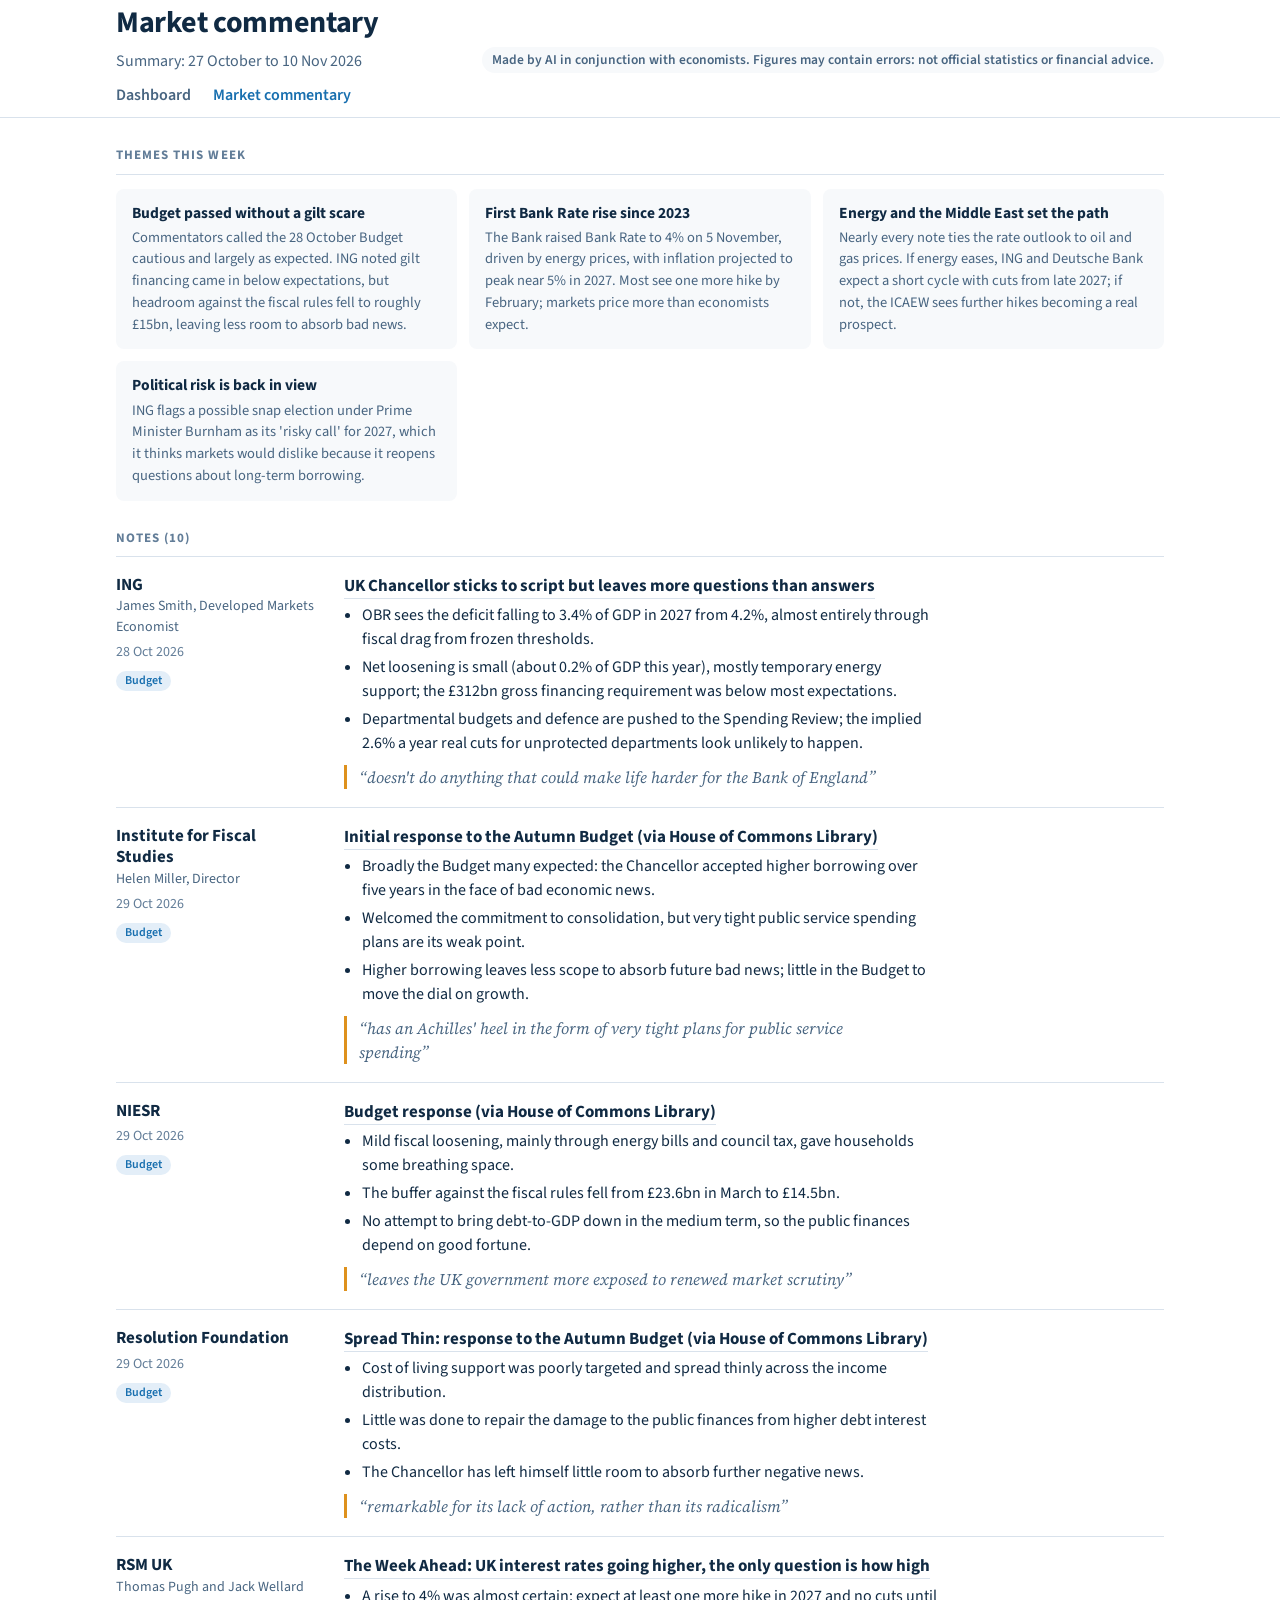
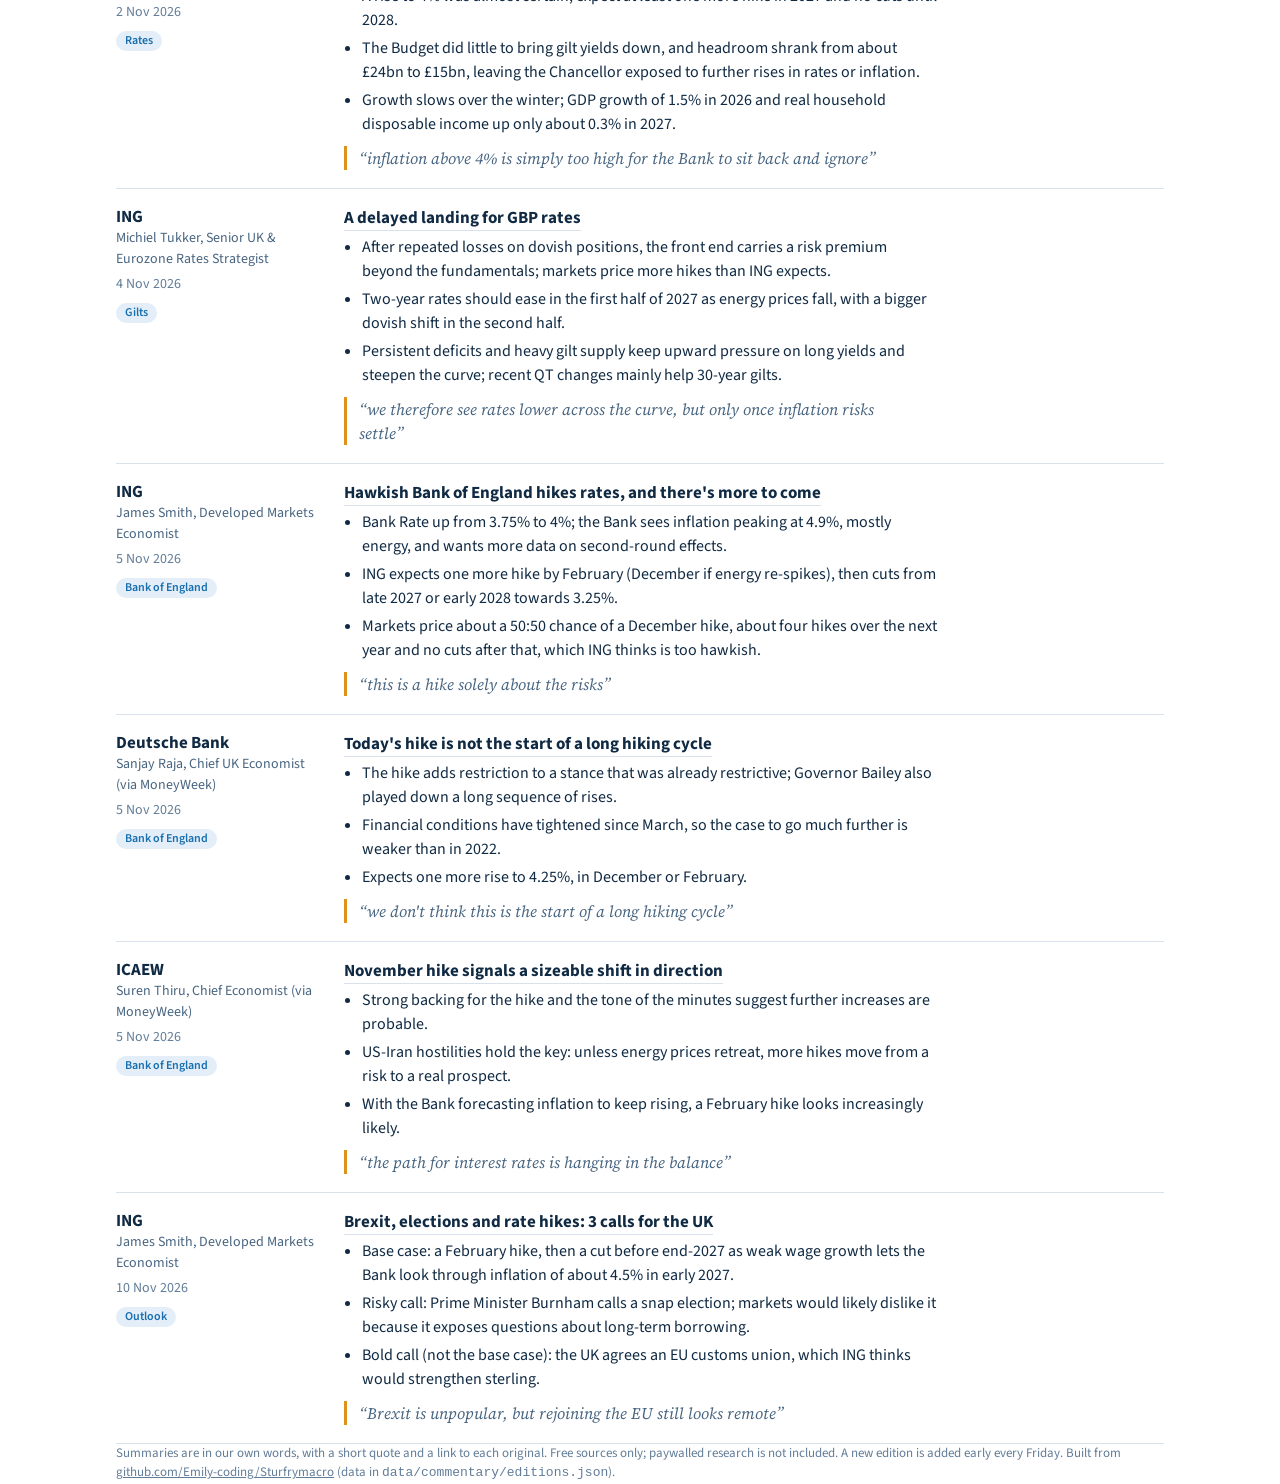
<file: commentary.html>
<!doctype html>
<html lang="en">
<head>
<meta charset="utf-8">
<meta name="viewport" content="width=device-width, initial-scale=1">
<title>Market commentary · Sturfrymacro</title>
<meta name="description" content="Weekly summary of external commentary on UK gilts, the Bank of England, fiscal policy and sterling.">
<link rel="preconnect" href="https://fonts.googleapis.com">
<link rel="preconnect" href="https://fonts.gstatic.com" crossorigin>
<link href="https://fonts.googleapis.com/css2?family=Source+Sans+3:wght@400;600;700&family=Source+Serif+4:ital,opsz,wght@1,8..60,400&display=swap" rel="stylesheet">
<style>
  /* Same house style as the dashboard (index.html): white page, Source Sans 3, blue-amber palette.
     Layout: themes for the week up top, then one row per note: who and when on the
     left, key points on the right. */
  :root {
    --ink: #102A43; --ink-2: #486581; --ink-3: #627D98; --grid: #D9E2EC;
    --panel: #F7F9FB; --blue: #186FAF; --blue-soft: #E3EEF8; --amber: #DE911D;
  }
  * { box-sizing: border-box; }
  [hidden] { display: none !important; }
  body { margin: 0; background: #FFFFFF; color: var(--ink);
         font-family: "Source Sans 3", system-ui, sans-serif; font-size: 16px; line-height: 1.5; }
  .wrap { max-width: 1080px; margin: 0 auto; padding: 0 16px; }
  header { padding: 32px 0 12px; display: flex; flex-wrap: wrap; align-items: end; justify-content: space-between; gap: 16px; }
  h1 { font-size: 30px; font-weight: 700; margin: 0; letter-spacing: -0.01em; }
  .sub { color: var(--ink-2); margin: 4px 0 0; }
  /* the "made by AI" disclaimer (same as assets/site.css) */
  .credit { display: inline-block; margin: 10px 0 0; padding: 3px 10px; font-size: 13.5px; font-weight: 600;
            color: var(--ink-2); background: var(--panel); border-radius: 999px; }
  nav { position: sticky; top: 0; background: rgba(255,255,255,0.96); border-bottom: 1px solid var(--grid); z-index: 5; }
  nav .wrap { display: flex; gap: 22px; padding-top: 10px; padding-bottom: 10px; }
  nav a { color: var(--ink-2); text-decoration: none; font-weight: 600; white-space: nowrap; }
  nav a:hover, nav a[aria-current] { color: var(--blue); }
  label.picker { display: flex; flex-direction: column; gap: 4px; font-size: 13px; color: var(--ink-3); }
  select { font: inherit; font-size: 15px; color: var(--ink); background: var(--panel); border: 1px solid var(--grid);
           border-radius: 6px; padding: 7px 10px; min-width: 230px; }
  select:focus-visible, a:focus-visible { outline: 2px solid var(--blue); outline-offset: 2px; }

  h2 { font-size: 13px; font-weight: 700; letter-spacing: 0.08em; text-transform: uppercase; color: var(--ink-3);
       margin: 28px 0 0; padding-bottom: 8px; border-bottom: 1px solid var(--grid); }
  .themes { display: grid; grid-template-columns: repeat(auto-fit, minmax(min(100%, 340px), 1fr)); gap: 12px; margin-top: 14px; }
  .theme { background: var(--panel); border-radius: 8px; padding: 14px 16px; min-width: 0; }
  .theme h3 { font-size: 15.5px; margin: 0 0 4px; line-height: 1.3; }
  .theme p { margin: 0; font-size: 14.5px; color: var(--ink-2); }

  .note { display: grid; grid-template-columns: 200px minmax(0, 1fr); gap: 8px 28px; padding: 18px 0; border-bottom: 1px solid var(--grid); }
  .src { font-weight: 700; font-size: 17px; line-height: 1.25; }
  .author { color: var(--ink-2); font-size: 14px; }
  .date { font-variant-numeric: tabular-nums; color: var(--ink-3); font-size: 14px; margin-top: 4px; }
  .tag { display: inline-block; margin-top: 8px; font-size: 12px; font-weight: 600; color: var(--blue);
         background: var(--blue-soft); border-radius: 999px; padding: 1px 9px; }
  .body { min-width: 0; }
  .body h3 { font-size: 17px; margin: 0 0 6px; line-height: 1.3; }
  .body h3 a { color: inherit; text-decoration: none; border-bottom: 1px solid var(--grid); }
  .body h3 a:hover { color: var(--blue); border-color: var(--blue); }
  .body ul { margin: 0; padding-left: 18px; display: grid; gap: 4px; }
  .body li { max-width: 72ch; }
  blockquote { margin: 10px 0 0; padding-left: 12px; border-left: 3px solid var(--amber);
               font-family: "Source Serif 4", Georgia, serif; font-style: italic; color: var(--ink-2); max-width: 70ch; }
  .state { padding: 40px 0; color: var(--ink-2); }
  footer { color: var(--ink-3); font-size: 13px; padding: 24px 0 40px; max-width: 80ch; }
  footer a { color: var(--ink-3); }

  @media (max-width: 640px) {
    h1 { font-size: 25px; }
    .note { grid-template-columns: 1fr; }
    .who { display: flex; flex-wrap: wrap; align-items: baseline; gap: 2px 10px; }
    .date, .tag { margin-top: 0; }
    label.picker, select { width: 100%; min-width: 0; }
  }
</style>
</head>
<body>
<header class="wrap">
  <div>
    <h1>Market commentary</h1>
    <p class="sub" id="period">What external analysts said about UK markets, every week.</p>
  </div>
  <label class="picker" id="picker-wrap" hidden>Week
    <select id="picker"></select>
  </label>
  <!-- disclaimer: how the site is made -->
  <p class="credit">Made by AI in conjunction with economists. Figures may contain errors: not official statistics or financial advice.</p>
</header>
<nav><div class="wrap">
  <a href="./">Dashboard</a>
  <a href="commentary.html" aria-current="page">Market commentary</a>
</div></nav>
<main class="wrap" id="main"><p class="state">Loading commentary…</p></main>
<footer class="wrap">
  Summaries are in our own words, with a short quote and a link to each original. Free sources only;
  paywalled research is not included. A new edition is added early every Friday.
  Built from <a href="https://github.com/Emily-coding/Sturfrymacro">github.com/Emily-coding/Sturfrymacro</a>
  (data in <code>data/commentary/editions.json</code>).
</footer>

<script>
// Everything comes from data/commentary/editions.json: {editions: [{id, period_start,
// period_end, themes: [{title, text}], entries: [{source, author, date, title, url, tag,
// points: [...], quote}]}]}. A scheduled job adds a new edition every Friday.
const $ = id => document.getElementById(id);
const fmtDate = iso => new Date(iso + "T12:00:00").toLocaleDateString("en-GB", {day: "numeric", month: "short", year: "numeric"});
const short = iso => new Date(iso + "T12:00:00").toLocaleDateString("en-GB", {day: "numeric", month: "long"});
function el(tag, cls, text) { const e = document.createElement(tag); if (cls) e.className = cls; if (text != null) e.textContent = text; return e; }

let editions = [];

function render(id) {
  const d = editions.find(e => e.id === id) || editions[0];
  $("period").textContent = `Summary: ${short(d.period_start)} to ${fmtDate(d.period_end)}`;
  const main = $("main"); main.replaceChildren();
  if ((d.themes || []).length) {
    main.append(el("h2", null, "Themes this week"));
    const grid = el("div", "themes");
    d.themes.forEach(t => { const c = el("div", "theme"); c.append(el("h3", null, t.title), el("p", null, t.text)); grid.append(c); });
    main.append(grid);
  }
  main.append(el("h2", null, `Notes (${(d.entries || []).length})`));
  [...(d.entries || [])].sort((a, b) => (a.date < b.date ? -1 : 1)).forEach(n => {
    const row = el("article", "note"), who = el("div", "who"), body = el("div", "body");
    who.append(el("div", "src", n.source));
    if (n.author) who.append(el("div", "author", n.author));
    who.append(el("div", "date", fmtDate(n.date)));
    if (n.tag) who.append(el("span", "tag", n.tag));
    const h = el("h3");
    if (n.url) { const a = el("a", null, n.title); a.href = n.url; a.target = "_blank"; a.rel = "noopener"; h.append(a); }
    else h.textContent = n.title;
    const ul = el("ul"); (n.points || []).forEach(p => ul.append(el("li", null, p)));
    body.append(h, ul);
    if (n.quote) body.append(el("blockquote", null, `“${n.quote}”`));
    row.append(who, body); main.append(row);
  });
}

fetch("data/commentary/editions.json", {cache: "no-cache"})
  .then(r => { if (!r.ok) throw new Error(r.status); return r.json(); })
  .then(data => {
    editions = [...data.editions].sort((a, b) => (a.period_end < b.period_end ? 1 : -1));  // newest first
    if (!editions.length) { $("main").innerHTML = '<p class="state">No summaries yet.</p>'; return; }
    const sel = $("picker");
    editions.forEach(e => { const o = el("option", null, `${short(e.period_start)} – ${fmtDate(e.period_end)}`); o.value = e.id; sel.append(o); });
    $("picker-wrap").hidden = editions.length < 2;
    sel.addEventListener("change", () => render(sel.value));
    render(editions[0].id);
  })
  .catch(e => { $("main").innerHTML = `<p class="state">Couldn't load the commentary (${e.message}).</p>`; });
</script>
</body>
</html>
</file>
